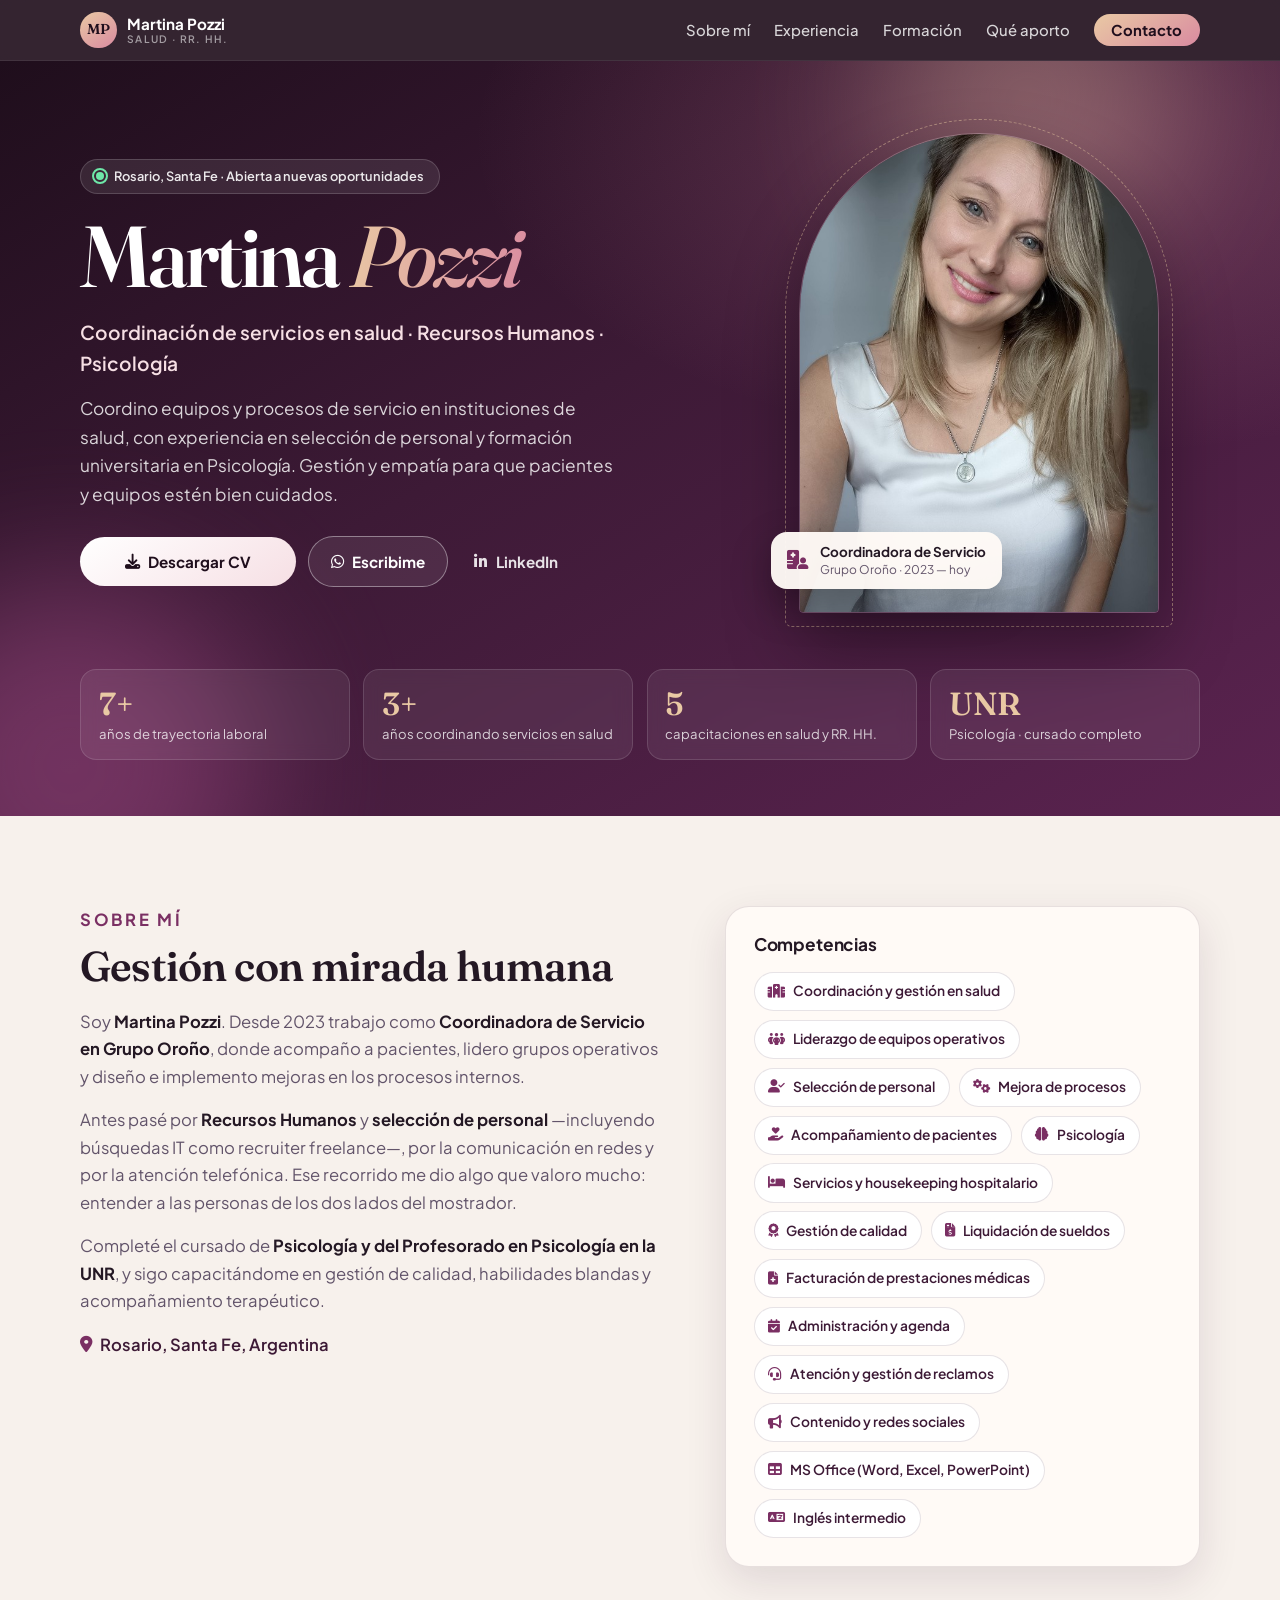
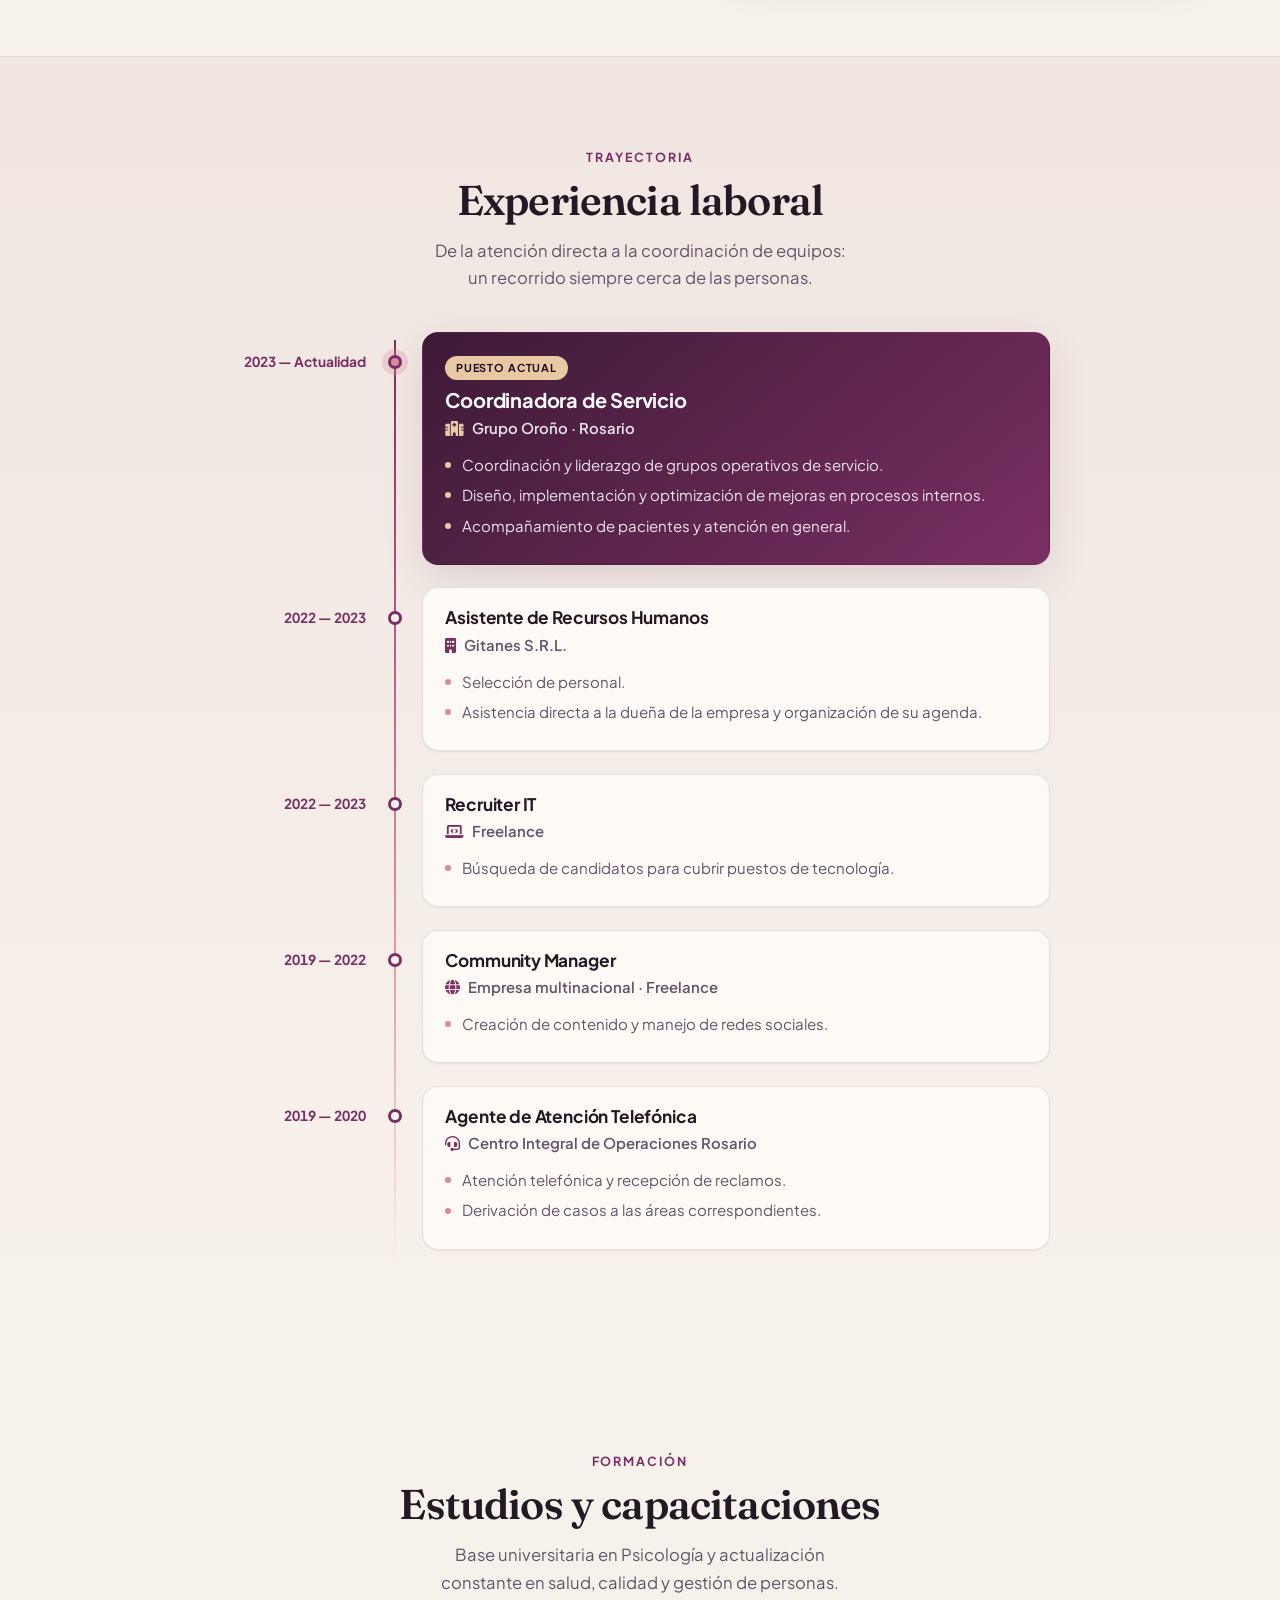
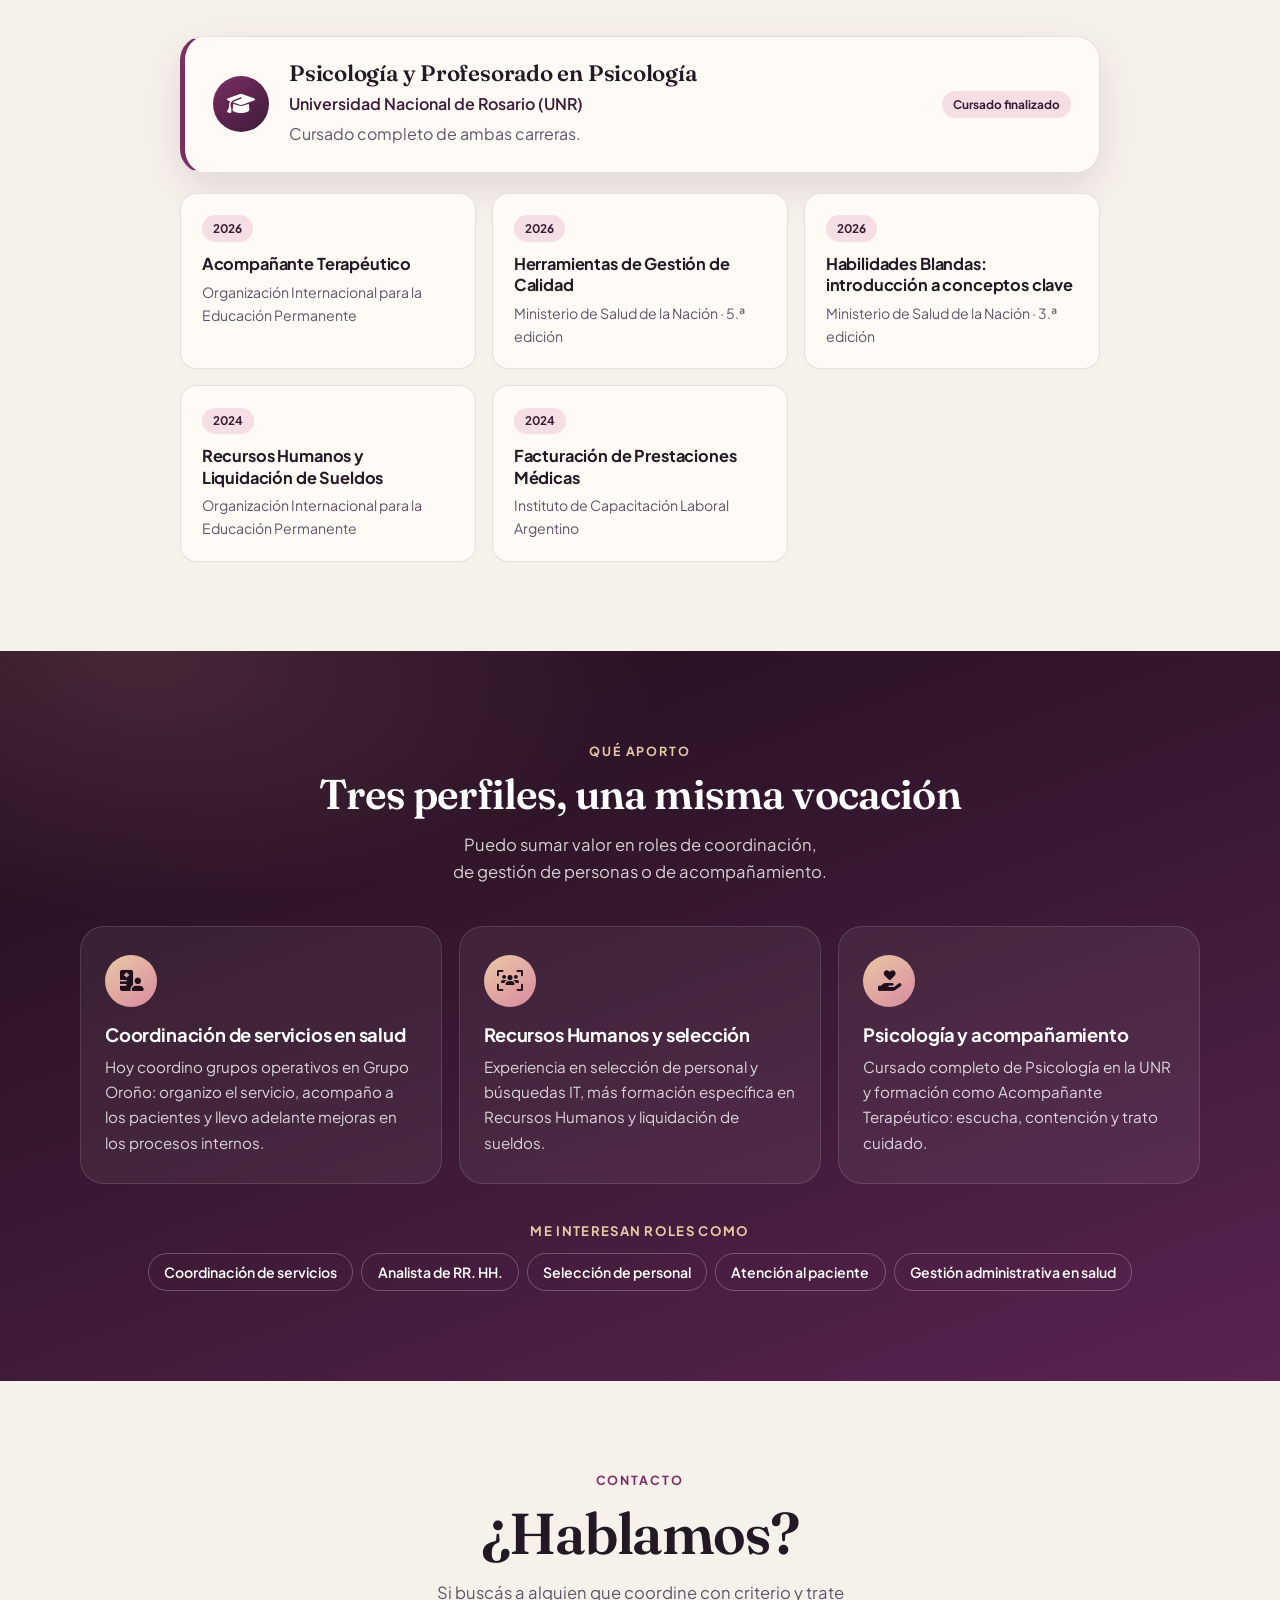
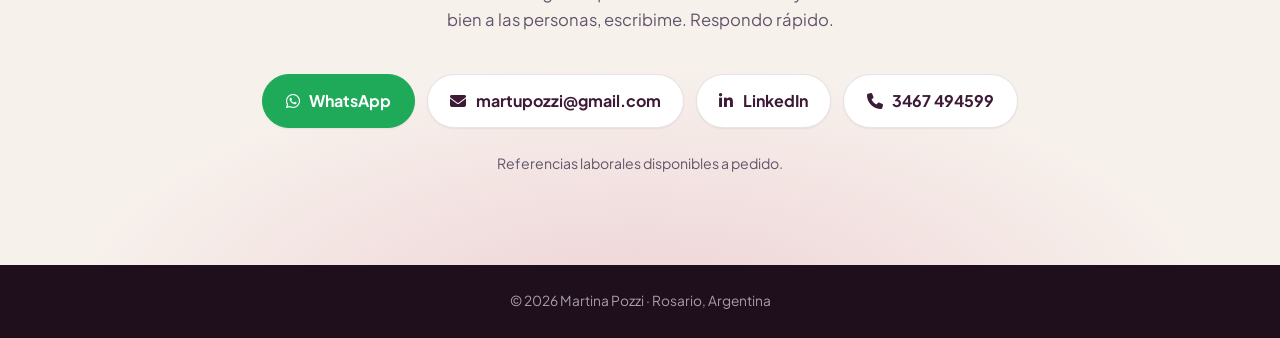
<file: index.html>
<!DOCTYPE html>
<html lang="es">
<head>
  <meta charset="UTF-8">
  <meta name="viewport" content="width=device-width, initial-scale=1.0">
  <title>Martina Pozzi — Coordinación de servicios en salud · Recursos Humanos</title>
  <meta name="description" content="Martina Pozzi — Coordinadora de servicios en salud en Rosario. Experiencia en Recursos Humanos, selección de personal y formación universitaria en Psicología (UNR).">
  <meta name="author" content="Martina Pozzi">
  <link rel="canonical" href="https://martinapozzi.com/">
  <meta name="theme-color" content="#3d1a36">

  <meta property="og:type" content="profile">
  <meta property="og:locale" content="es_AR">
  <meta property="og:url" content="https://martinapozzi.com/">
  <meta property="og:title" content="Martina Pozzi — Coordinación de servicios en salud · Recursos Humanos">
  <meta property="og:description" content="Coordino equipos y procesos de servicio en instituciones de salud. Experiencia en RR. HH., selección de personal y formación en Psicología.">
  <meta property="og:image" content="https://martinapozzi.com/assets/og.jpg">
  <meta property="og:image:width" content="1200">
  <meta property="og:image:height" content="630">
  <meta name="twitter:card" content="summary_large_image">

  <link rel="icon" href="assets/favicon.svg" type="image/svg+xml">
  <link rel="apple-touch-icon" href="assets/favicon.svg">
  <link rel="preconnect" href="https://fonts.googleapis.com">
  <link rel="preconnect" href="https://fonts.gstatic.com" crossorigin>
  <link href="https://fonts.googleapis.com/css2?family=Fraunces:ital,opsz,wght@0,9..144,500;0,9..144,600;1,9..144,500&family=Plus+Jakarta+Sans:wght@400;500;600;700&display=swap" rel="stylesheet">
  <link href="https://cdnjs.cloudflare.com/ajax/libs/font-awesome/6.5.2/css/all.min.css" rel="stylesheet">
  <link rel="stylesheet" href="styles.css">

  <script type="application/ld+json">
  {
    "@context": "https://schema.org",
    "@type": "Person",
    "name": "Martina Pozzi",
    "url": "https://martinapozzi.com/",
    "image": "https://martinapozzi.com/assets/profile.jpg",
    "jobTitle": "Coordinadora de Servicio",
    "worksFor": { "@type": "Organization", "name": "Grupo Oroño" },
    "alumniOf": { "@type": "CollegeOrUniversity", "name": "Universidad Nacional de Rosario" },
    "address": { "@type": "PostalAddress", "addressLocality": "Rosario", "addressRegion": "Santa Fe", "addressCountry": "AR" },
    "email": "mailto:martupozzi@gmail.com",
    "knowsAbout": ["Coordinación de servicios en salud", "Recursos Humanos", "Selección de personal", "Psicología", "Gestión de calidad", "Atención al paciente"],
    "sameAs": ["https://www.linkedin.com/in/martina-pozzi-3237601bb"]
  }
  </script>
</head>
<body>
  <a class="skip-link" href="#main">Saltar al contenido</a>

  <nav class="site-nav" id="site-nav" aria-label="Navegación principal">
    <div class="container nav-inner">
      <a href="#inicio" class="nav-brand" aria-label="Inicio — Martina Pozzi">
        <span class="nav-brand-mark" aria-hidden="true">MP</span>
        <span class="nav-brand-text">
          <span class="nav-brand-name">Martina Pozzi</span>
          <span class="nav-brand-role">Salud · RR. HH.</span>
        </span>
      </a>
      <button type="button" class="nav-toggle" id="nav-toggle" aria-expanded="false" aria-controls="nav-menu" aria-label="Abrir menú">
        <i class="fas fa-bars" aria-hidden="true"></i>
      </button>
      <ul id="nav-menu" class="nav-links">
        <li><a href="#about" class="nav-link">Sobre mí</a></li>
        <li><a href="#experience" class="nav-link">Experiencia</a></li>
        <li><a href="#education" class="nav-link">Formación</a></li>
        <li><a href="#value" class="nav-link">Qué aporto</a></li>
        <li><a href="#contact" class="nav-link nav-link--cta">Contacto</a></li>
      </ul>
    </div>
  </nav>

  <header id="inicio" class="hero">
    <div class="hero-blob hero-blob--a" aria-hidden="true"></div>
    <div class="hero-blob hero-blob--b" aria-hidden="true"></div>
    <div class="container hero-inner">
      <div class="hero-copy">
        <p class="hero-kicker"><span class="pulse-dot" aria-hidden="true"></span>Rosario, Santa Fe · Abierta a nuevas oportunidades</p>
        <h1 class="hero-title">Martina <em>Pozzi</em></h1>
        <p class="hero-role">Coordinación de servicios en salud · Recursos Humanos · Psicología</p>
        <p class="hero-tagline">Coordino equipos y procesos de servicio en instituciones de salud, con experiencia en selección de personal y formación universitaria en Psicología. Gestión y empatía para que pacientes y equipos estén bien cuidados.</p>
        <div class="cta-buttons">
          <a href="assets/cv-martina-pozzi.pdf" download class="btn btn-cv" id="download-cv">
            <span class="btn-cv-shimmer" aria-hidden="true"></span>
            <i class="fas fa-download" aria-hidden="true"></i>
            <span class="btn-cv-copy">
              <span class="btn-text">Descargar CV</span>
              <span class="btn-hover-text hidden">PDF · Listo para compartir</span>
            </span>
          </a>
          <a href="https://wa.me/5493467494599?text=Hola%20Martina%2C%20vi%20tu%20perfil%20en%20martinapozzi.com" class="btn btn-outline" target="_blank" rel="noopener noreferrer">
            <i class="fab fa-whatsapp" aria-hidden="true"></i> Escribime
          </a>
          <a href="https://www.linkedin.com/in/martina-pozzi-3237601bb" class="btn btn-ghost" target="_blank" rel="noopener noreferrer" aria-label="LinkedIn de Martina Pozzi">
            <i class="fab fa-linkedin-in" aria-hidden="true"></i> LinkedIn
          </a>
        </div>
        <p id="download-thanks" class="download-thanks hidden" role="status" aria-live="polite">¡Gracias por descargar mi CV!</p>
      </div>

      <div class="hero-photo">
        <div class="hero-photo-frame">
          <img src="assets/profile.jpg" alt="Retrato de Martina Pozzi" width="584" height="778" fetchpriority="high">
        </div>
        <div class="hero-photo-card" aria-hidden="true">
          <i class="fas fa-hospital-user"></i>
          <span><strong>Coordinadora de Servicio</strong>Grupo Oroño · 2023 — hoy</span>
        </div>
      </div>
    </div>

    <div class="container">
      <ul class="hero-stats" aria-label="Datos destacados">
        <li><strong><span data-count="7">7</span>+</strong><span>años de trayectoria laboral</span></li>
        <li><strong><span data-count="3">3</span>+</strong><span>años coordinando servicios en salud</span></li>
        <li><strong><span data-count="5">5</span></strong><span>capacitaciones en salud y RR. HH.</span></li>
        <li><strong>UNR</strong><span>Psicología · cursado completo</span></li>
      </ul>
    </div>
  </header>

  <main id="main">

    <section id="about">
      <div class="container about-grid">
        <div class="about-text reveal">
          <p class="eyebrow">Sobre mí</p>
          <h2>Gestión con mirada humana</h2>
          <p>Soy <strong>Martina Pozzi</strong>. Desde 2023 trabajo como <strong>Coordinadora de Servicio en Grupo Oroño</strong>, donde acompaño a pacientes, lidero grupos operativos y diseño e implemento mejoras en los procesos internos.</p>
          <p>Antes pasé por <strong>Recursos Humanos</strong> y <strong>selección de personal</strong> —incluyendo búsquedas IT como recruiter freelance—, por la comunicación en redes y por la atención telefónica. Ese recorrido me dio algo que valoro mucho: entender a las personas de los dos lados del mostrador.</p>
          <p>Completé el cursado de <strong>Psicología y del Profesorado en Psicología en la UNR</strong>, y sigo capacitándome en gestión de calidad, habilidades blandas y acompañamiento terapéutico.</p>
          <p class="about-location"><i class="fas fa-location-dot" aria-hidden="true"></i> Rosario, Santa Fe, Argentina</p>
        </div>

        <aside class="skills-panel reveal" aria-labelledby="skills-title">
          <h3 id="skills-title">Competencias</h3>
          <ul class="skill-chips">
            <li><i class="fas fa-hospital" aria-hidden="true"></i>Coordinación y gestión en salud</li>
            <li><i class="fas fa-people-group" aria-hidden="true"></i>Liderazgo de equipos operativos</li>
            <li><i class="fas fa-user-check" aria-hidden="true"></i>Selección de personal</li>
            <li><i class="fas fa-gears" aria-hidden="true"></i>Mejora de procesos</li>
            <li><i class="fas fa-hand-holding-heart" aria-hidden="true"></i>Acompañamiento de pacientes</li>
            <li><i class="fas fa-brain" aria-hidden="true"></i>Psicología</li>
            <li><i class="fas fa-bed" aria-hidden="true"></i>Servicios y housekeeping hospitalario</li>
            <li><i class="fas fa-award" aria-hidden="true"></i>Gestión de calidad</li>
            <li><i class="fas fa-file-invoice-dollar" aria-hidden="true"></i>Liquidación de sueldos</li>
            <li><i class="fas fa-file-medical" aria-hidden="true"></i>Facturación de prestaciones médicas</li>
            <li><i class="fas fa-calendar-check" aria-hidden="true"></i>Administración y agenda</li>
            <li><i class="fas fa-headset" aria-hidden="true"></i>Atención y gestión de reclamos</li>
            <li><i class="fas fa-bullhorn" aria-hidden="true"></i>Contenido y redes sociales</li>
            <li><i class="fas fa-table" aria-hidden="true"></i>MS Office (Word, Excel, PowerPoint)</li>
            <li><i class="fas fa-language" aria-hidden="true"></i>Inglés intermedio</li>
          </ul>
        </aside>
      </div>
    </section>

    <section id="experience">
      <div class="container">
        <p class="eyebrow eyebrow--center">Trayectoria</p>
        <h2 class="center">Experiencia laboral</h2>
        <p class="section-subtitle">De la atención directa a la coordinación de equipos: un recorrido siempre cerca de las personas.</p>

        <ol class="timeline">
          <li class="timeline-item timeline-item--current reveal">
            <div class="timeline-when">2023 — Actualidad</div>
            <article class="xp-card">
              <span class="xp-badge">Puesto actual</span>
              <h3>Coordinadora de Servicio</h3>
              <p class="xp-org"><i class="fas fa-hospital" aria-hidden="true"></i> Grupo Oroño · Rosario</p>
              <ul>
                <li>Coordinación y liderazgo de grupos operativos de servicio.</li>
                <li>Diseño, implementación y optimización de mejoras en procesos internos.</li>
                <li>Acompañamiento de pacientes y atención en general.</li>
              </ul>
            </article>
          </li>

          <li class="timeline-item reveal">
            <div class="timeline-when">2022 — 2023</div>
            <article class="xp-card">
              <h3>Asistente de Recursos Humanos</h3>
              <p class="xp-org"><i class="fas fa-building" aria-hidden="true"></i> Gitanes S.R.L.</p>
              <ul>
                <li>Selección de personal.</li>
                <li>Asistencia directa a la dueña de la empresa y organización de su agenda.</li>
              </ul>
            </article>
          </li>

          <li class="timeline-item reveal">
            <div class="timeline-when">2022 — 2023</div>
            <article class="xp-card">
              <h3>Recruiter IT</h3>
              <p class="xp-org"><i class="fas fa-laptop-code" aria-hidden="true"></i> Freelance</p>
              <ul>
                <li>Búsqueda de candidatos para cubrir puestos de tecnología.</li>
              </ul>
            </article>
          </li>

          <li class="timeline-item reveal">
            <div class="timeline-when">2019 — 2022</div>
            <article class="xp-card">
              <h3>Community Manager</h3>
              <p class="xp-org"><i class="fas fa-globe" aria-hidden="true"></i> Empresa multinacional · Freelance</p>
              <ul>
                <li>Creación de contenido y manejo de redes sociales.</li>
              </ul>
            </article>
          </li>

          <li class="timeline-item reveal">
            <div class="timeline-when">2019 — 2020</div>
            <article class="xp-card">
              <h3>Agente de Atención Telefónica</h3>
              <p class="xp-org"><i class="fas fa-headset" aria-hidden="true"></i> Centro Integral de Operaciones Rosario</p>
              <ul>
                <li>Atención telefónica y recepción de reclamos.</li>
                <li>Derivación de casos a las áreas correspondientes.</li>
              </ul>
            </article>
          </li>
        </ol>
      </div>
    </section>

    <section id="education">
      <div class="container">
        <p class="eyebrow eyebrow--center">Formación</p>
        <h2 class="center">Estudios y capacitaciones</h2>
        <p class="section-subtitle">Base universitaria en Psicología y actualización constante en salud, calidad y gestión de personas.</p>

        <article class="edu-feature reveal">
          <div class="edu-feature-icon" aria-hidden="true"><i class="fas fa-graduation-cap"></i></div>
          <div>
            <h3>Psicología y Profesorado en Psicología</h3>
            <p class="edu-org">Universidad Nacional de Rosario (UNR)</p>
            <p>Cursado completo de ambas carreras.</p>
          </div>
          <span class="edu-year">Cursado finalizado</span>
        </article>

        <div class="edu-grid">
          <article class="edu-card reveal">
            <span class="edu-year">2026</span>
            <h3>Acompañante Terapéutico</h3>
            <p>Organización Internacional para la Educación Permanente</p>
          </article>
          <article class="edu-card reveal">
            <span class="edu-year">2026</span>
            <h3>Herramientas de Gestión de Calidad</h3>
            <p>Ministerio de Salud de la Nación · 5.ª edición</p>
          </article>
          <article class="edu-card reveal">
            <span class="edu-year">2026</span>
            <h3>Habilidades Blandas: introducción a conceptos clave</h3>
            <p>Ministerio de Salud de la Nación · 3.ª edición</p>
          </article>
          <article class="edu-card reveal">
            <span class="edu-year">2024</span>
            <h3>Recursos Humanos y Liquidación de Sueldos</h3>
            <p>Organización Internacional para la Educación Permanente</p>
          </article>
          <article class="edu-card reveal">
            <span class="edu-year">2024</span>
            <h3>Facturación de Prestaciones Médicas</h3>
            <p>Instituto de Capacitación Laboral Argentino</p>
          </article>
        </div>
      </div>
    </section>

    <section id="value">
      <div class="container">
        <p class="eyebrow eyebrow--center eyebrow--light">Qué aporto</p>
        <h2 class="center">Tres perfiles, una misma vocación</h2>
        <p class="section-subtitle">Puedo sumar valor en roles de coordinación, de gestión de personas o de acompañamiento.</p>

        <div class="value-grid">
          <article class="value-card reveal">
            <div class="value-icon" aria-hidden="true"><i class="fas fa-hospital-user"></i></div>
            <h3>Coordinación de servicios en salud</h3>
            <p>Hoy coordino grupos operativos en Grupo Oroño: organizo el servicio, acompaño a los pacientes y llevo adelante mejoras en los procesos internos.</p>
          </article>
          <article class="value-card reveal">
            <div class="value-icon" aria-hidden="true"><i class="fas fa-users-viewfinder"></i></div>
            <h3>Recursos Humanos y selección</h3>
            <p>Experiencia en selección de personal y búsquedas IT, más formación específica en Recursos Humanos y liquidación de sueldos.</p>
          </article>
          <article class="value-card reveal">
            <div class="value-icon" aria-hidden="true"><i class="fas fa-hand-holding-heart"></i></div>
            <h3>Psicología y acompañamiento</h3>
            <p>Cursado completo de Psicología en la UNR y formación como Acompañante Terapéutico: escucha, contención y trato cuidado.</p>
          </article>
        </div>

        <div class="roles reveal">
          <span class="roles-label">Me interesan roles como</span>
          <ul>
            <li>Coordinación de servicios</li>
            <li>Analista de RR. HH.</li>
            <li>Selección de personal</li>
            <li>Atención al paciente</li>
            <li>Gestión administrativa en salud</li>
          </ul>
        </div>
      </div>
    </section>

    <section id="contact">
      <div class="container contact-panel reveal">
        <p class="eyebrow eyebrow--center">Contacto</p>
        <h2>¿Hablamos?</h2>
        <p class="section-subtitle">Si buscás a alguien que coordine con criterio y trate bien a las personas, escribime. Respondo rápido.</p>
        <ul class="contact-list">
          <li>
            <a href="https://wa.me/5493467494599?text=Hola%20Martina%2C%20vi%20tu%20perfil%20en%20martinapozzi.com" class="contact-chip contact-chip--whatsapp" target="_blank" rel="noopener noreferrer">
              <i class="fab fa-whatsapp" aria-hidden="true"></i><span>WhatsApp</span>
            </a>
          </li>
          <li>
            <a href="mailto:martupozzi@gmail.com" class="contact-chip">
              <i class="fas fa-envelope" aria-hidden="true"></i><span>martupozzi@gmail.com</span>
            </a>
          </li>
          <li>
            <a href="https://www.linkedin.com/in/martina-pozzi-3237601bb" class="contact-chip" target="_blank" rel="noopener noreferrer">
              <i class="fab fa-linkedin-in" aria-hidden="true"></i><span>LinkedIn</span>
            </a>
          </li>
          <li>
            <a href="tel:+5493467494599" class="contact-chip">
              <i class="fas fa-phone" aria-hidden="true"></i><span>3467 494599</span>
            </a>
          </li>
        </ul>
        <p class="contact-note">Referencias laborales disponibles a pedido.</p>
      </div>
    </section>

  </main>

  <footer class="site-footer">
    <div class="container">
      <p>&copy; 2026 Martina Pozzi · Rosario, Argentina</p>
    </div>
  </footer>

  <a href="https://wa.me/5493467494599?text=Hola%20Martina%2C%20vi%20tu%20perfil%20en%20martinapozzi.com" class="wa-float" target="_blank" rel="noopener noreferrer" aria-label="Escribir por WhatsApp">
    <i class="fab fa-whatsapp" aria-hidden="true"></i>
  </a>

  <div id="cv-celebration-root" class="cv-celebration-root" aria-hidden="true"></div>
  <script src="script.js"></script>
</body>
</html>
</file>
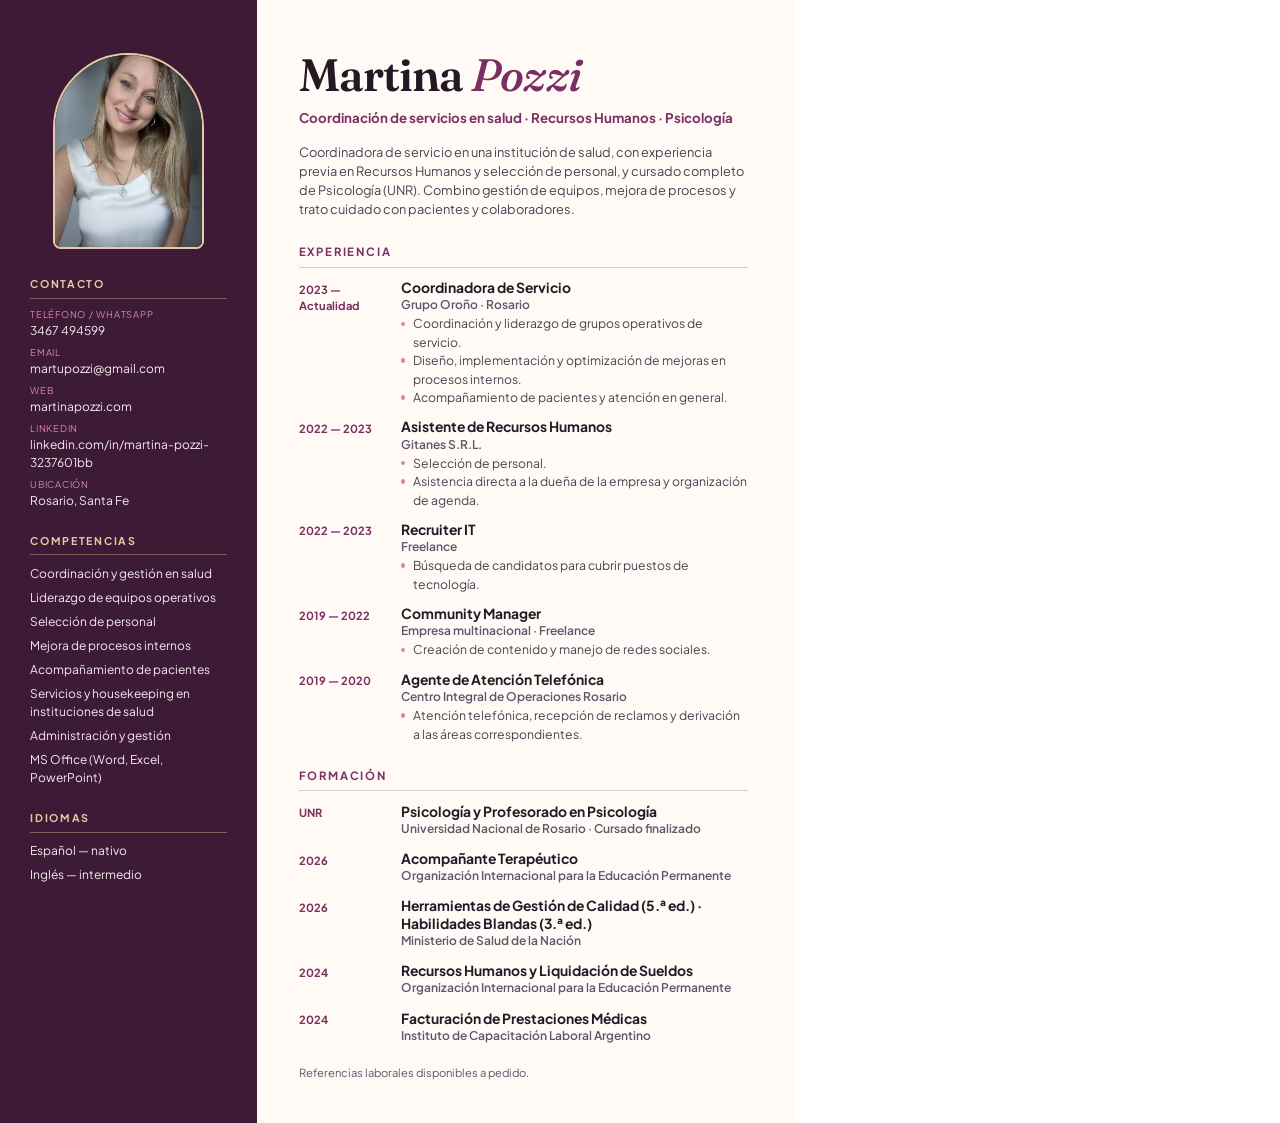
<file: _src/cv.html>
<!DOCTYPE html>
<html lang="es">
<head>
<meta charset="UTF-8">
<title>CV — Martina Pozzi</title>
<!-- Fuente del PDF descargable. Regenerar con:
     msedge --headless --no-pdf-header-footer --print-to-pdf=assets/cv-martina-pozzi.pdf _src/cv.html -->
<link href="https://fonts.googleapis.com/css2?family=Fraunces:ital,opsz,wght@0,9..144,600;1,9..144,500&family=Plus+Jakarta+Sans:wght@400;500;600;700&display=swap" rel="stylesheet">
<style>
  @page { size: A4; margin: 0; }
  * { box-sizing: border-box; }
  html, body { margin: 0; }
  body {
    width: 210mm; height: 297mm;
    font-family: "Plus Jakarta Sans", "Segoe UI", sans-serif;
    font-size: 9.6pt; line-height: 1.5; color: #241824;
    display: grid; grid-template-columns: 68mm 1fr;
    -webkit-print-color-adjust: exact; print-color-adjust: exact;
  }
  h1, h2, h3, p, ul { margin: 0; padding: 0; }
  ul { list-style: none; }

  aside { background: #3d1a36; color: #f6e9ee; padding: 14mm 8mm 10mm; }
  .photo { width: 40mm; height: 52mm; margin: 0 auto 7mm; border-radius: 40mm 40mm 4mm 4mm; overflow: hidden; border: 0.6mm solid #e9c9a4; }
  .photo img { width: 100%; height: 100%; object-fit: cover; object-position: 50% 18%; display: block; }
  aside h2 { font-size: 8pt; letter-spacing: 0.16em; text-transform: uppercase; color: #e9c9a4; margin: 6mm 0 2.5mm; padding-bottom: 1.5mm; border-bottom: 0.3mm solid rgba(233,201,164,0.4); }
  aside li { margin-bottom: 1.6mm; font-size: 9pt; }
  aside .contact li { word-break: break-word; }
  aside .label { display: block; font-size: 7pt; letter-spacing: 0.08em; text-transform: uppercase; color: #d98aa0; }

  main { padding: 14mm 12mm 10mm 11mm; background: #fffaf6; }
  h1 { font-family: "Fraunces", Georgia, serif; font-weight: 600; font-size: 34pt; line-height: 1; letter-spacing: -0.02em; }
  h1 em { font-weight: 500; color: #7a2f63; }
  .role { margin-top: 2.5mm; font-weight: 700; font-size: 10pt; color: #7a2f63; }
  .summary { margin-top: 4mm; color: #4d3f52; }
  main h2 { font-size: 8.5pt; letter-spacing: 0.16em; text-transform: uppercase; color: #7a2f63; margin: 6.5mm 0 3mm; padding-bottom: 1.5mm; border-bottom: 0.3mm solid rgba(122,47,99,0.25); }
  .item { display: grid; grid-template-columns: 24mm 1fr; gap: 3mm; margin-bottom: 3.2mm; break-inside: avoid; }
  .when { font-size: 8.4pt; font-weight: 700; color: #7a2f63; padding-top: 0.4mm; }
  .item h3 { font-size: 10.4pt; line-height: 1.25; }
  .org { font-weight: 600; color: #62546a; font-size: 9pt; }
  .item li { position: relative; padding-left: 3.2mm; color: #4d3f52; font-size: 9.2pt; }
  .item li::before { content: ""; position: absolute; left: 0; top: 1.9mm; width: 1.2mm; height: 1.2mm; border-radius: 50%; background: #d98aa0; }
  .foot { margin-top: 5mm; font-size: 8.4pt; color: #62546a; }
</style>
</head>
<body>
  <aside>
    <div class="photo"><img src="../assets/profile.jpg" alt=""></div>

    <h2>Contacto</h2>
    <ul class="contact">
      <li><span class="label">Teléfono / WhatsApp</span>3467 494599</li>
      <li><span class="label">Email</span>martupozzi@gmail.com</li>
      <li><span class="label">Web</span>martinapozzi.com</li>
      <li><span class="label">LinkedIn</span>linkedin.com/in/martina-pozzi-3237601bb</li>
      <li><span class="label">Ubicación</span>Rosario, Santa Fe</li>
    </ul>

    <h2>Competencias</h2>
    <ul>
      <li>Coordinación y gestión en salud</li>
      <li>Liderazgo de equipos operativos</li>
      <li>Selección de personal</li>
      <li>Mejora de procesos internos</li>
      <li>Acompañamiento de pacientes</li>
      <li>Servicios y housekeeping en instituciones de salud</li>
      <li>Administración y gestión</li>
      <li>MS Office (Word, Excel, PowerPoint)</li>
    </ul>

    <h2>Idiomas</h2>
    <ul>
      <li>Español — nativo</li>
      <li>Inglés — intermedio</li>
    </ul>
  </aside>

  <main>
    <h1>Martina <em>Pozzi</em></h1>
    <p class="role">Coordinación de servicios en salud · Recursos Humanos · Psicología</p>
    <p class="summary">Coordinadora de servicio en una institución de salud, con experiencia previa en Recursos Humanos y selección de personal, y cursado completo de Psicología (UNR). Combino gestión de equipos, mejora de procesos y trato cuidado con pacientes y colaboradores.</p>

    <h2>Experiencia</h2>
    <div class="item">
      <div class="when">2023 — Actualidad</div>
      <div>
        <h3>Coordinadora de Servicio</h3>
        <p class="org">Grupo Oroño · Rosario</p>
        <ul>
          <li>Coordinación y liderazgo de grupos operativos de servicio.</li>
          <li>Diseño, implementación y optimización de mejoras en procesos internos.</li>
          <li>Acompañamiento de pacientes y atención en general.</li>
        </ul>
      </div>
    </div>
    <div class="item">
      <div class="when">2022 — 2023</div>
      <div>
        <h3>Asistente de Recursos Humanos</h3>
        <p class="org">Gitanes S.R.L.</p>
        <ul>
          <li>Selección de personal.</li>
          <li>Asistencia directa a la dueña de la empresa y organización de agenda.</li>
        </ul>
      </div>
    </div>
    <div class="item">
      <div class="when">2022 — 2023</div>
      <div>
        <h3>Recruiter IT</h3>
        <p class="org">Freelance</p>
        <ul><li>Búsqueda de candidatos para cubrir puestos de tecnología.</li></ul>
      </div>
    </div>
    <div class="item">
      <div class="when">2019 — 2022</div>
      <div>
        <h3>Community Manager</h3>
        <p class="org">Empresa multinacional · Freelance</p>
        <ul><li>Creación de contenido y manejo de redes sociales.</li></ul>
      </div>
    </div>
    <div class="item">
      <div class="when">2019 — 2020</div>
      <div>
        <h3>Agente de Atención Telefónica</h3>
        <p class="org">Centro Integral de Operaciones Rosario</p>
        <ul><li>Atención telefónica, recepción de reclamos y derivación a las áreas correspondientes.</li></ul>
      </div>
    </div>

    <h2>Formación</h2>
    <div class="item">
      <div class="when">UNR</div>
      <div>
        <h3>Psicología y Profesorado en Psicología</h3>
        <p class="org">Universidad Nacional de Rosario · Cursado finalizado</p>
      </div>
    </div>
    <div class="item">
      <div class="when">2026</div>
      <div>
        <h3>Acompañante Terapéutico</h3>
        <p class="org">Organización Internacional para la Educación Permanente</p>
      </div>
    </div>
    <div class="item">
      <div class="when">2026</div>
      <div>
        <h3>Herramientas de Gestión de Calidad (5.ª ed.) · Habilidades Blandas (3.ª ed.)</h3>
        <p class="org">Ministerio de Salud de la Nación</p>
      </div>
    </div>
    <div class="item">
      <div class="when">2024</div>
      <div>
        <h3>Recursos Humanos y Liquidación de Sueldos</h3>
        <p class="org">Organización Internacional para la Educación Permanente</p>
      </div>
    </div>
    <div class="item">
      <div class="when">2024</div>
      <div>
        <h3>Facturación de Prestaciones Médicas</h3>
        <p class="org">Instituto de Capacitación Laboral Argentino</p>
      </div>
    </div>

    <p class="foot">Referencias laborales disponibles a pedido.</p>
  </main>
</body>
</html>
</file>
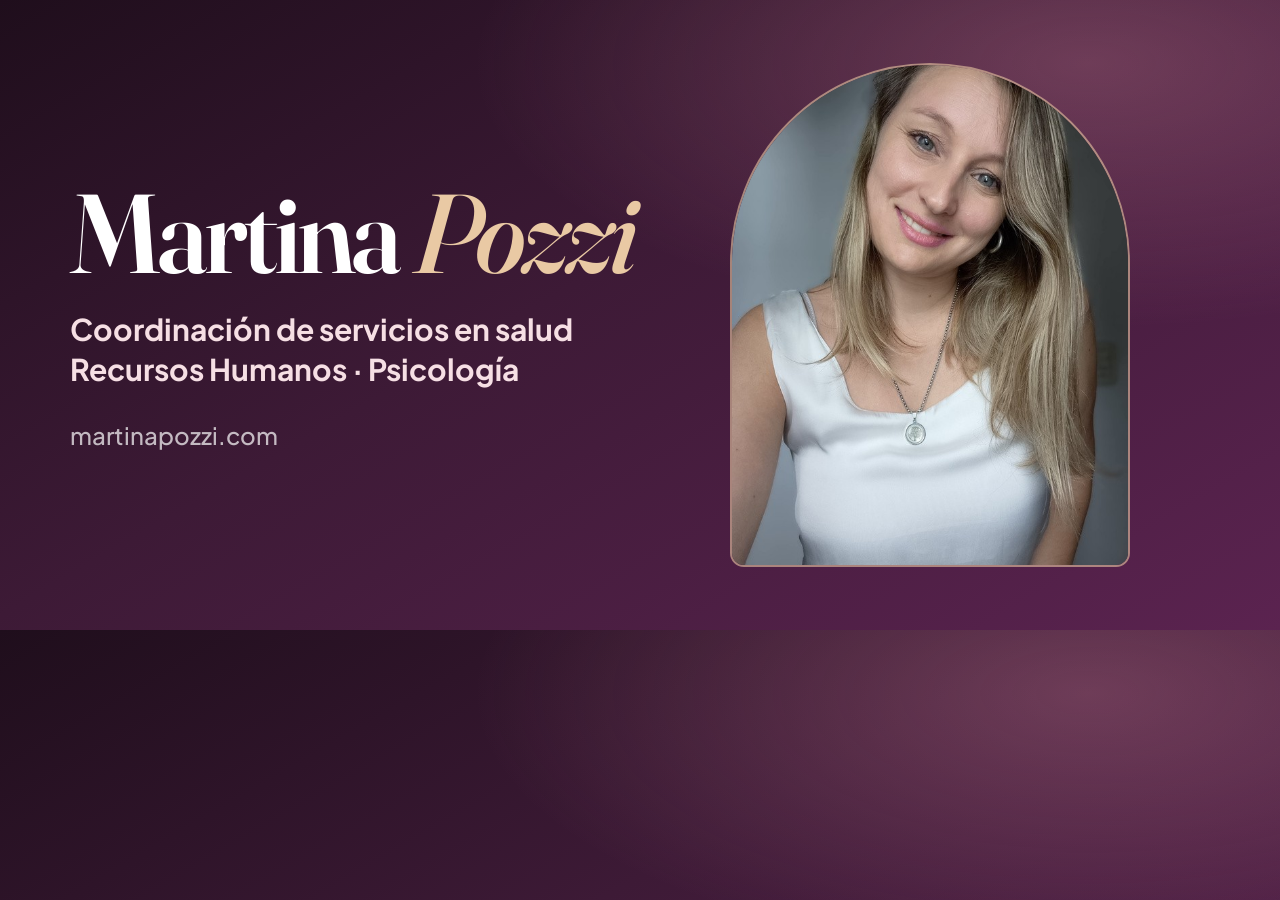
<file: _src/og.html>
<!DOCTYPE html>
<html lang="es">
<head>
<meta charset="UTF-8">
<title>OG image — Martina Pozzi</title>
<!-- Fuente de assets/og.jpg (1200x630). Regenerar con:
     msedge --headless --window-size=1200,630 --screenshot=og.png _src/og.html -->
<link href="https://fonts.googleapis.com/css2?family=Fraunces:ital,opsz,wght@0,9..144,600;1,9..144,500&family=Plus+Jakarta+Sans:wght@500;700&display=swap" rel="stylesheet">
<style>
  html, body { margin: 0; }
  body {
    width: 1200px; height: 630px; overflow: hidden;
    display: grid; grid-template-columns: 1fr 400px; align-items: center;
    padding: 0 70px; box-sizing: border-box; gap: 50px;
    font-family: "Plus Jakarta Sans", "Segoe UI", sans-serif; color: #fff;
    background: radial-gradient(ellipse 80% 70% at 85% 10%, rgba(217,138,160,.3), transparent 60%), linear-gradient(150deg, #1f0e1c, #3d1a36 45%, #5b2350);
  }
  h1 { margin: 0 0 22px; font-family: "Fraunces", Georgia, serif; font-weight: 600; font-size: 112px; line-height: .95; letter-spacing: -0.035em; }
  h1 em { font-weight: 500; color: #e9c9a4; }
  p { margin: 0; font-size: 30px; font-weight: 700; line-height: 1.35; color: #f6dfe4; }
  small { display: block; margin-top: 30px; font-size: 24px; font-weight: 500; color: rgba(255,255,255,.7); }
  .photo { height: 500px; border-radius: 400px 400px 28px 28px; overflow: hidden; border: 2px solid rgba(233,201,164,.6); }
  .photo img { width: 100%; height: 100%; object-fit: cover; object-position: 50% 18%; display: block; }
</style>
</head>
<body>
  <div>
    <h1>Martina <em>Pozzi</em></h1>
    <p>Coordinación de servicios en salud<br>Recursos Humanos · Psicología</p>
    <small>martinapozzi.com</small>
  </div>
  <div class="photo"><img src="../assets/profile.jpg" alt=""></div>
</body>
</html>
</file>
<file: styles.css>
/* -----------------------------------------------------------------------------
   Martina Pozzi — perfil profesional · salud, RR. HH., psicología
   ----------------------------------------------------------------------------- */

:root {
  --bg: #f7f1ec;
  --surface: #fffaf6;
  --ink: #241824;
  --muted: #62546a;
  --plum: #7a2f63;
  --plum-dark: #3d1a36;
  --plum-deep: #1f0e1c;
  --rose: #d98aa0;
  --rose-soft: #f6dfe4;
  --sand: #e9c9a4;
  --line: rgba(61, 26, 54, 0.12);
  --radius-sm: 10px;
  --radius-md: 16px;
  --radius-lg: 24px;
  --shadow-sm: 0 1px 2px rgba(36, 24, 36, 0.06);
  --shadow-md: 0 14px 40px rgba(61, 26, 54, 0.12);
  --glow: 0 0 0 1px rgba(217, 138, 160, 0.35), 0 14px 40px rgba(122, 47, 99, 0.22);
  --font-sans: "Plus Jakarta Sans", system-ui, -apple-system, "Segoe UI", sans-serif;
  --font-display: "Fraunces", Georgia, "Times New Roman", serif;
  --space-section: clamp(3.5rem, 7vw, 6rem);
  --ease: cubic-bezier(0.22, 1, 0.36, 1);
}

*, *::before, *::after { box-sizing: border-box; }

html { scroll-behavior: smooth; }

body {
  margin: 0;
  font-family: var(--font-sans);
  font-size: 1rem;
  line-height: 1.65;
  color: var(--ink);
  background: var(--bg);
  -webkit-font-smoothing: antialiased;
  overflow-x: hidden;
}

h1, h2, h3 { margin: 0; line-height: 1.15; }

h2 {
  font-family: var(--font-display);
  font-weight: 600;
  font-size: clamp(1.8rem, 3.6vw, 2.6rem);
  letter-spacing: -0.02em;
  margin-bottom: 1.1rem;
  text-wrap: balance;
}

h3 { font-size: 1.08rem; font-weight: 700; letter-spacing: -0.01em; }

p { margin: 0 0 1rem; color: var(--muted); }
p:last-child { margin-bottom: 0; }

ul, ol { list-style: none; margin: 0; padding: 0; }

.container { width: min(92%, 1120px); margin: 0 auto; }
.center { text-align: center; }
.hidden { display: none !important; }

.skip-link {
  position: absolute;
  left: -999px;
  top: 0.5rem;
  z-index: 2000;
  padding: 0.6rem 1rem;
  background: #fff;
  color: var(--plum-dark);
  border-radius: var(--radius-sm);
}
.skip-link:focus { left: 0.5rem; }

a:focus-visible, button:focus-visible {
  outline: 2px solid var(--rose);
  outline-offset: 3px;
}

section { padding: var(--space-section) 0; scroll-margin-top: 4.5rem; }

.eyebrow {
  margin: 0 0 0.6rem;
  font-size: 0.78rem;
  font-weight: 700;
  letter-spacing: 0.16em;
  text-transform: uppercase;
  color: var(--plum);
}
.eyebrow--center { text-align: center; }
.eyebrow--light { color: var(--sand); }

.section-subtitle {
  text-align: center;
  max-width: 38rem;
  margin: -0.35rem auto 2.5rem;
  font-size: 1.04rem;
  text-wrap: balance;
}

/* Reveal */
@media (prefers-reduced-motion: no-preference) {
  .js .reveal {
    opacity: 0;
    transform: translateY(24px);
    transition: opacity 0.7s var(--ease), transform 0.7s var(--ease);
    transition-delay: var(--reveal-delay, 0s);
  }
  .js .reveal.is-visible { opacity: 1; transform: none; }
}

/* Nav --------------------------------------------------------------------- */
.site-nav {
  position: sticky;
  top: 0;
  z-index: 1000;
  background: rgba(31, 14, 28, 0.9);
  backdrop-filter: blur(16px) saturate(1.2);
  -webkit-backdrop-filter: blur(16px) saturate(1.2);
  border-bottom: 1px solid rgba(255, 255, 255, 0.07);
  transition: box-shadow 0.3s var(--ease);
}
.site-nav.is-scrolled { box-shadow: 0 12px 40px rgba(0, 0, 0, 0.3); }

.nav-inner {
  position: relative;
  display: flex;
  align-items: center;
  justify-content: space-between;
  gap: 1rem;
  min-height: 3.75rem;
}

.nav-brand {
  display: inline-flex;
  align-items: center;
  gap: 0.65rem;
  color: #fff;
  text-decoration: none;
}

.nav-brand-mark {
  display: inline-grid;
  place-items: center;
  width: 2.3rem;
  height: 2.3rem;
  border-radius: 50%;
  font-family: var(--font-display);
  font-size: 0.9rem;
  font-weight: 600;
  color: var(--plum-deep);
  background: linear-gradient(145deg, var(--sand), var(--rose));
  transition: transform 0.4s var(--ease);
}
.nav-brand:hover .nav-brand-mark { transform: rotate(-8deg) scale(1.06); }

.nav-brand-text { display: flex; flex-direction: column; line-height: 1.15; }
.nav-brand-name { font-weight: 700; font-size: 0.95rem; }
.nav-brand-role {
  font-size: 0.64rem;
  font-weight: 600;
  letter-spacing: 0.12em;
  text-transform: uppercase;
  color: rgba(255, 255, 255, 0.55);
}

.nav-toggle {
  display: none;
  width: 2.75rem;
  height: 2.75rem;
  border: 1px solid rgba(255, 255, 255, 0.2);
  border-radius: var(--radius-sm);
  background: rgba(255, 255, 255, 0.06);
  color: #fff;
  font-size: 1.1rem;
  cursor: pointer;
}

.nav-links { display: flex; align-items: center; gap: 1.5rem; }

.nav-links a {
  position: relative;
  color: rgba(255, 255, 255, 0.82);
  text-decoration: none;
  font-weight: 500;
  font-size: 0.93rem;
  padding: 0.35rem 0;
  transition: color 0.2s;
}
.nav-links a::after {
  content: "";
  position: absolute;
  left: 0;
  right: 0;
  bottom: -2px;
  height: 2px;
  border-radius: 2px;
  background: var(--rose);
  transform: scaleX(0);
  transform-origin: left;
  transition: transform 0.3s var(--ease);
}
.nav-links a:hover, .nav-links a.active { color: #fff; }
.nav-links a:hover::after, .nav-links a.active::after { transform: scaleX(1); }

.nav-links a.nav-link--cta {
  padding: 0.45rem 1.1rem;
  border-radius: 999px;
  color: var(--plum-deep);
  font-weight: 700;
  background: linear-gradient(145deg, var(--sand), var(--rose));
}
.nav-links a.nav-link--cta::after { display: none; }
.nav-links a.nav-link--cta:hover { color: var(--plum-deep); filter: brightness(1.06); }

@media (max-width: 860px) {
  .nav-toggle { display: inline-flex; align-items: center; justify-content: center; }
  .nav-links {
    position: absolute;
    top: 100%;
    left: -4.5%;
    right: -4.5%;
    flex-direction: column;
    align-items: stretch;
    gap: 0;
    padding: 0.5rem 0 1rem;
    background: var(--plum-deep);
    opacity: 0;
    visibility: hidden;
    transform: translateY(-6px);
    transition: opacity 0.2s, transform 0.2s, visibility 0.2s;
  }
  .site-nav.nav-open .nav-links { opacity: 1; visibility: visible; transform: none; }
  .nav-links a { display: block; padding: 0.85rem 1.5rem; }
  .nav-links a::after { display: none; }
  .nav-links a.nav-link--cta { margin: 0.5rem 1.5rem 0; text-align: center; }
}

/* Hero -------------------------------------------------------------------- */
.hero {
  position: relative;
  overflow: hidden;
  color: #fff;
  padding: clamp(2.5rem, 6vw, 4.5rem) 0 clamp(2.5rem, 5vw, 3.5rem);
  background:
    radial-gradient(ellipse 80% 70% at 85% 10%, rgba(217, 138, 160, 0.28), transparent 60%),
    linear-gradient(150deg, var(--plum-deep) 0%, var(--plum-dark) 45%, #5b2350 100%);
}

.hero-blob {
  position: absolute;
  border-radius: 50%;
  filter: blur(70px);
  opacity: 0.5;
  pointer-events: none;
}
.hero-blob--a {
  width: 380px; height: 380px;
  left: -120px; bottom: -140px;
  background: #a24b86;
  animation: drift 16s ease-in-out infinite alternate;
}
.hero-blob--b {
  width: 300px; height: 300px;
  right: 8%; top: -110px;
  background: var(--sand);
  opacity: 0.28;
  animation: drift 20s ease-in-out infinite alternate-reverse;
}
@keyframes drift {
  to { transform: translate3d(50px, -36px, 0) scale(1.12); }
}

.hero-inner {
  position: relative;
  z-index: 1;
  display: grid;
  grid-template-columns: 1.25fr 0.9fr;
  gap: clamp(2rem, 5vw, 4rem);
  align-items: center;
}

.hero-kicker {
  display: inline-flex;
  align-items: center;
  gap: 0.6rem;
  margin-bottom: 1.25rem;
  padding: 0.4rem 0.95rem;
  border-radius: 999px;
  font-size: 0.8rem;
  font-weight: 600;
  color: rgba(255, 255, 255, 0.9);
  background: rgba(255, 255, 255, 0.09);
  border: 1px solid rgba(255, 255, 255, 0.16);
}

.pulse-dot {
  position: relative;
  flex: none;
  width: 8px;
  height: 8px;
  border-radius: 50%;
  background: #6ee7a8;
}
.pulse-dot::after {
  content: "";
  position: absolute;
  inset: -4px;
  border-radius: 50%;
  border: 2px solid #6ee7a8;
  animation: pulse 2s ease-out infinite;
}
@keyframes pulse {
  from { transform: scale(0.6); opacity: 0.9; }
  to { transform: scale(1.7); opacity: 0; }
}

.hero-title {
  font-family: var(--font-display);
  font-weight: 600;
  font-size: clamp(3rem, 8vw, 5.4rem);
  letter-spacing: -0.035em;
  line-height: 0.98;
  margin-bottom: 1.1rem;
}
.hero-title em {
  font-style: italic;
  font-weight: 500;
  background: linear-gradient(100deg, var(--sand), var(--rose));
  -webkit-background-clip: text;
  background-clip: text;
  color: transparent;
  padding-right: 0.08em;
}

.hero-role {
  font-size: clamp(1rem, 2vw, 1.2rem);
  font-weight: 600;
  color: var(--rose-soft);
  margin-bottom: 0.9rem;
}

.hero-tagline {
  max-width: 34rem;
  font-size: clamp(0.98rem, 1.6vw, 1.08rem);
  color: rgba(255, 255, 255, 0.82);
  margin-bottom: 1.75rem;
}

.cta-buttons { display: flex; flex-wrap: wrap; align-items: center; gap: 0.75rem; }

.btn {
  position: relative;
  display: inline-flex;
  align-items: center;
  justify-content: center;
  gap: 0.55rem;
  min-height: 3rem;
  padding: 0.75rem 1.35rem;
  border-radius: 999px;
  font-weight: 700;
  font-size: 0.95rem;
  text-decoration: none;
  transition: transform 0.25s var(--ease), box-shadow 0.25s, background 0.25s;
}
.btn:hover { transform: translateY(-3px); }

.btn-cv {
  overflow: hidden;
  min-width: 13.5rem;
  color: var(--plum-deep);
  background: linear-gradient(145deg, #fff, var(--rose-soft));
}
.btn-cv:hover { box-shadow: var(--glow); }
.btn-cv-copy { display: inline-flex; }

.btn-cv-shimmer {
  position: absolute;
  inset: 0;
  background: linear-gradient(110deg, transparent 30%, rgba(255, 255, 255, 0.85) 50%, transparent 70%);
  transform: translateX(-120%);
  animation: shimmer 3.6s ease-in-out infinite;
  pointer-events: none;
}
@keyframes shimmer {
  0%, 55% { transform: translateX(-120%); }
  100% { transform: translateX(120%); }
}
.btn-cv > :not(.btn-cv-shimmer) { position: relative; }

.btn-outline {
  color: #fff;
  border: 1px solid rgba(255, 255, 255, 0.4);
  background: rgba(255, 255, 255, 0.08);
}
.btn-outline:hover { background: #25d366; border-color: #25d366; }

.btn-ghost { color: rgba(255, 255, 255, 0.88); padding-inline: 0.9rem; }
.btn-ghost:hover { color: #fff; background: rgba(255, 255, 255, 0.1); }

.download-thanks { margin-top: 0.9rem; font-size: 0.92rem; color: var(--rose-soft); }

/* Hero photo */
.hero-photo { position: relative; justify-self: center; width: min(100%, 360px); }

.hero-photo-frame {
  position: relative;
  aspect-ratio: 3 / 4;
  border-radius: 999px 999px var(--radius-lg) var(--radius-lg);
  overflow: hidden;
  border: 1px solid rgba(255, 255, 255, 0.22);
  box-shadow: 0 30px 70px rgba(0, 0, 0, 0.4);
}
.hero-photo::before {
  content: "";
  position: absolute;
  inset: -14px;
  border-radius: 999px 999px 34px 34px;
  border: 1px dashed rgba(233, 201, 164, 0.5);
  animation: spin-breathe 7s ease-in-out infinite alternate;
}
@keyframes spin-breathe {
  to { inset: -22px; opacity: 0.45; }
}
.hero-photo-frame img {
  display: block;
  width: 100%;
  height: 100%;
  object-fit: cover;
  object-position: 50% 18%;
  transition: transform 0.9s var(--ease);
}
.hero-photo:hover .hero-photo-frame img { transform: scale(1.04); }

.hero-photo-card {
  position: absolute;
  left: -1.75rem;
  bottom: 1.5rem;
  display: flex;
  align-items: center;
  gap: 0.7rem;
  padding: 0.7rem 1rem;
  border-radius: var(--radius-md);
  background: rgba(255, 250, 246, 0.96);
  color: var(--muted);
  font-size: 0.75rem;
  line-height: 1.35;
  box-shadow: 0 16px 40px rgba(0, 0, 0, 0.28);
  animation: floaty 5s ease-in-out infinite alternate;
}
.hero-photo-card i { font-size: 1.2rem; color: var(--plum); }
.hero-photo-card strong { display: block; font-size: 0.84rem; color: var(--ink); }
@keyframes floaty { to { transform: translateY(-8px); } }

/* Stats */
.hero-stats {
  position: relative;
  z-index: 1;
  display: grid;
  grid-template-columns: repeat(4, 1fr);
  gap: 0.85rem;
  margin-top: clamp(2.25rem, 5vw, 3.5rem);
}
.hero-stats li {
  padding: 1rem 1.1rem;
  border-radius: var(--radius-md);
  background: rgba(255, 255, 255, 0.07);
  border: 1px solid rgba(255, 255, 255, 0.13);
  backdrop-filter: blur(8px);
  transition: transform 0.3s var(--ease), background 0.3s;
}
.hero-stats li:hover { transform: translateY(-4px); background: rgba(255, 255, 255, 0.12); }
.hero-stats strong {
  display: block;
  font-family: var(--font-display);
  font-size: 2rem;
  font-weight: 600;
  line-height: 1.1;
  color: var(--sand);
  font-variant-numeric: tabular-nums;
}
.hero-stats li > span { font-size: 0.82rem; color: rgba(255, 255, 255, 0.78); line-height: 1.35; display: block; margin-top: 0.25rem; }

@media (max-width: 860px) {
  .hero-inner { grid-template-columns: 1fr; }
  .hero-photo { order: -1; width: min(62%, 250px); }
  .hero-photo-card { display: none; }
  .hero-copy { text-align: center; }
  .hero-tagline { margin-inline: auto; }
  .cta-buttons { justify-content: center; }
  .hero-stats { grid-template-columns: repeat(2, 1fr); }
}

/* About ------------------------------------------------------------------- */
#about { background: var(--bg); }

.about-grid {
  display: grid;
  grid-template-columns: 1.1fr 0.9fr;
  gap: clamp(2rem, 5vw, 4rem);
  align-items: start;
}
.about-text p { font-size: 1.04rem; }
.about-text strong { color: var(--ink); }
.about-location {
  display: flex;
  align-items: center;
  gap: 0.5rem;
  font-weight: 600;
  color: var(--plum-dark);
}
.about-location i { color: var(--plum); }

.skills-panel {
  padding: 1.75rem;
  border-radius: var(--radius-lg);
  background: var(--surface);
  border: 1px solid var(--line);
  box-shadow: var(--shadow-md);
}
.skills-panel h3 { margin-bottom: 1.1rem; }

.skill-chips { display: flex; flex-wrap: wrap; gap: 0.55rem; }
.skill-chips li {
  display: inline-flex;
  align-items: center;
  gap: 0.5rem;
  padding: 0.45rem 0.85rem;
  border-radius: 999px;
  font-size: 0.86rem;
  font-weight: 600;
  color: var(--plum-dark);
  background: #fff;
  border: 1px solid var(--line);
  transition: transform 0.25s var(--ease), background 0.25s, color 0.25s, border-color 0.25s;
}
.skill-chips i { color: var(--plum); font-size: 0.85rem; transition: color 0.25s; }
.skill-chips li:hover {
  transform: translateY(-3px);
  color: #fff;
  background: var(--plum);
  border-color: var(--plum);
}
.skill-chips li:hover i { color: var(--sand); }

@media (max-width: 860px) {
  .about-grid { grid-template-columns: 1fr; }
}

/* Experience -------------------------------------------------------------- */
#experience {
  background: linear-gradient(180deg, #f1e6e1, var(--bg));
  border-top: 1px solid var(--line);
}

.timeline {
  position: relative;
  max-width: 820px;
  margin: 0 auto;
}
.timeline::before {
  content: "";
  position: absolute;
  top: 0.5rem;
  bottom: 0.5rem;
  left: 10.25rem;
  width: 2px;
  background: linear-gradient(180deg, var(--plum), var(--rose) 60%, transparent);
}

.timeline-item {
  position: relative;
  display: grid;
  grid-template-columns: 8.5rem 1fr;
  gap: 3.5rem;
  padding-bottom: 1.4rem;
}
.timeline-item::before {
  content: "";
  position: absolute;
  left: calc(10.25rem - 6px);
  top: 1.45rem;
  width: 14px;
  height: 14px;
  border-radius: 50%;
  background: var(--bg);
  border: 3px solid var(--plum);
}
.timeline-item--current::before {
  background: var(--rose);
  box-shadow: 0 0 0 6px rgba(217, 138, 160, 0.3);
}

.timeline-when {
  padding-top: 1.2rem;
  text-align: right;
  font-size: 0.86rem;
  font-weight: 700;
  color: var(--plum);
  font-variant-numeric: tabular-nums;
}

.xp-card {
  position: relative;
  padding: 1.25rem 1.4rem;
  border-radius: var(--radius-md);
  background: var(--surface);
  border: 1px solid var(--line);
  box-shadow: var(--shadow-sm);
  transition: transform 0.3s var(--ease), box-shadow 0.3s, border-color 0.3s;
}
.xp-card:hover { transform: translateX(6px); box-shadow: var(--shadow-md); border-color: rgba(122, 47, 99, 0.3); }

.timeline-item--current .xp-card {
  color: #fff;
  background: linear-gradient(140deg, var(--plum-dark), var(--plum));
  border-color: transparent;
  box-shadow: var(--shadow-md);
}
.timeline-item--current .xp-card h3 { font-size: 1.25rem; }
.timeline-item--current .xp-org,
.timeline-item--current .xp-card li { color: rgba(255, 255, 255, 0.88); }
.timeline-item--current .xp-org i { color: var(--sand); }
.timeline-item--current .xp-card li::before { background: var(--sand); }

.xp-badge {
  display: inline-block;
  margin-bottom: 0.55rem;
  padding: 0.18rem 0.65rem;
  border-radius: 999px;
  font-size: 0.68rem;
  font-weight: 700;
  letter-spacing: 0.08em;
  text-transform: uppercase;
  color: var(--plum-deep);
  background: var(--sand);
}

.xp-org { margin: 0.3rem 0 0.75rem; font-size: 0.93rem; font-weight: 600; color: var(--muted); }
.xp-org i { margin-right: 0.3rem; color: var(--plum); }

.xp-card li {
  position: relative;
  padding-left: 1.05rem;
  margin-bottom: 0.35rem;
  font-size: 0.94rem;
  color: var(--muted);
}
.xp-card li::before {
  content: "";
  position: absolute;
  left: 0;
  top: 0.62em;
  width: 6px;
  height: 6px;
  border-radius: 50%;
  background: var(--rose);
}

@media (max-width: 700px) {
  .timeline::before { left: 6px; }
  .timeline-item { grid-template-columns: 1fr; gap: 0.35rem; padding-left: 1.9rem; }
  .timeline-item::before { left: 0; top: 0.2rem; }
  .timeline-when { padding-top: 0; text-align: left; }
  .xp-card:hover { transform: none; }
}

/* Education --------------------------------------------------------------- */
#education { background: var(--bg); }

.edu-feature {
  display: grid;
  grid-template-columns: auto 1fr auto;
  gap: 1.25rem;
  align-items: center;
  max-width: 920px;
  margin: 0 auto 1.25rem;
  padding: 1.5rem 1.75rem;
  border-radius: var(--radius-lg);
  background: var(--surface);
  border: 1px solid var(--line);
  border-left: 5px solid var(--plum);
  box-shadow: var(--shadow-md);
}
.edu-feature h3 { font-family: var(--font-display); font-weight: 600; font-size: 1.4rem; }
.edu-feature-icon {
  display: grid;
  place-items: center;
  width: 3.5rem;
  height: 3.5rem;
  border-radius: 50%;
  font-size: 1.4rem;
  color: #fff;
  background: linear-gradient(145deg, var(--plum), var(--plum-dark));
}
.edu-org { margin: 0.25rem 0; font-weight: 600; color: var(--plum-dark); }

.edu-year {
  display: inline-block;
  padding: 0.22rem 0.7rem;
  border-radius: 999px;
  font-size: 0.74rem;
  font-weight: 700;
  color: var(--plum-dark);
  background: var(--rose-soft);
  white-space: nowrap;
}

.edu-grid {
  display: grid;
  grid-template-columns: repeat(auto-fit, minmax(250px, 1fr));
  gap: 1rem;
  max-width: 920px;
  margin: 0 auto;
}
.edu-card {
  padding: 1.25rem 1.3rem;
  border-radius: var(--radius-md);
  background: var(--surface);
  border: 1px solid var(--line);
  transition: transform 0.3s var(--ease), box-shadow 0.3s, border-color 0.3s;
}
.edu-card:hover { transform: translateY(-5px); box-shadow: var(--shadow-md); border-color: rgba(122, 47, 99, 0.3); }
.edu-card h3 { margin: 0.7rem 0 0.4rem; font-size: 1.02rem; line-height: 1.3; }
.edu-card p { font-size: 0.88rem; }

@media (max-width: 640px) {
  .edu-feature { grid-template-columns: 1fr; text-align: left; }
  .edu-feature .edu-year { justify-self: start; }
}

/* Value ------------------------------------------------------------------- */
#value {
  color: #fff;
  background:
    radial-gradient(ellipse 70% 60% at 10% 0%, rgba(217, 138, 160, 0.2), transparent 60%),
    linear-gradient(160deg, var(--plum-deep), var(--plum-dark) 55%, #5b2350);
}
#value h2 { color: #fff; }
#value .section-subtitle { color: rgba(255, 255, 255, 0.8); }

.value-grid {
  display: grid;
  grid-template-columns: repeat(auto-fit, minmax(260px, 1fr));
  gap: 1.1rem;
}
.value-card {
  padding: 1.75rem 1.5rem;
  border-radius: var(--radius-lg);
  background: rgba(255, 255, 255, 0.06);
  border: 1px solid rgba(255, 255, 255, 0.12);
  transition: transform 0.35s var(--ease), background 0.3s, box-shadow 0.3s;
}
.value-card:hover {
  transform: translateY(-6px);
  background: rgba(255, 255, 255, 0.11);
  box-shadow: 0 20px 50px rgba(0, 0, 0, 0.3);
}
.value-icon {
  display: grid;
  place-items: center;
  width: 3.25rem;
  height: 3.25rem;
  margin-bottom: 1.1rem;
  border-radius: 50%;
  font-size: 1.3rem;
  color: var(--plum-deep);
  background: linear-gradient(145deg, var(--sand), var(--rose));
  transition: transform 0.4s var(--ease);
}
.value-card:hover .value-icon { transform: rotate(-8deg) scale(1.08); }
.value-card h3 { margin-bottom: 0.55rem; font-size: 1.15rem; color: #fff; }
.value-card p { font-size: 0.95rem; color: rgba(255, 255, 255, 0.8); }

.roles {
  display: flex;
  flex-wrap: wrap;
  align-items: center;
  justify-content: center;
  gap: 0.75rem 1rem;
  margin-top: 2.25rem;
}
.roles-label { font-size: 0.82rem; font-weight: 700; letter-spacing: 0.1em; text-transform: uppercase; color: var(--sand); }
.roles ul { display: flex; flex-wrap: wrap; justify-content: center; gap: 0.5rem; }
.roles li {
  padding: 0.4rem 0.95rem;
  border-radius: 999px;
  font-size: 0.88rem;
  font-weight: 600;
  color: #fff;
  border: 1px solid rgba(255, 255, 255, 0.25);
}

/* Contact ----------------------------------------------------------------- */
#contact {
  background:
    radial-gradient(ellipse 70% 80% at 50% 110%, rgba(217, 138, 160, 0.3), transparent 65%),
    var(--bg);
}
.contact-panel { text-align: center; }
.contact-panel h2 { font-size: clamp(2.4rem, 6vw, 3.6rem); }

.contact-list { display: flex; flex-wrap: wrap; justify-content: center; gap: 0.75rem; }
.contact-chip {
  display: inline-flex;
  align-items: center;
  gap: 0.6rem;
  min-height: 3.1rem;
  padding: 0.8rem 1.4rem;
  border-radius: 999px;
  font-weight: 700;
  text-decoration: none;
  color: var(--plum-dark);
  background: #fff;
  border: 1px solid var(--line);
  box-shadow: var(--shadow-sm);
  transition: transform 0.25s var(--ease), box-shadow 0.25s;
}
.contact-chip:hover { transform: translateY(-4px); box-shadow: var(--glow); }
.contact-chip--whatsapp { color: #fff; background: #1faa59; border-color: #1faa59; }
.contact-chip--whatsapp:hover { box-shadow: 0 14px 36px rgba(31, 170, 89, 0.4); }
.contact-note { margin-top: 1.5rem; font-size: 0.88rem; }

/* Footer ------------------------------------------------------------------ */
.site-footer {
  padding: 1.6rem 0;
  text-align: center;
  background: var(--plum-deep);
}
.site-footer p { margin: 0; font-size: 0.86rem; color: rgba(255, 255, 255, 0.6); }

/* Floating WhatsApp */
.wa-float {
  position: fixed;
  right: 1.1rem;
  bottom: 1.1rem;
  z-index: 900;
  display: grid;
  place-items: center;
  width: 3.4rem;
  height: 3.4rem;
  border-radius: 50%;
  font-size: 1.6rem;
  color: #fff;
  background: #1faa59;
  box-shadow: 0 10px 28px rgba(0, 0, 0, 0.28);
  text-decoration: none;
  opacity: 0;
  transform: translateY(20px) scale(0.8);
  pointer-events: none;
  transition: opacity 0.35s, transform 0.35s var(--ease);
}
.wa-float.is-shown { opacity: 1; transform: none; pointer-events: auto; }
.wa-float.is-shown:hover { transform: scale(1.1); }

/* CV celebration ---------------------------------------------------------- */
.cv-celebration-root { position: fixed; inset: 0; pointer-events: none; z-index: 9998; overflow: hidden; }
.cv-mini-doc {
  position: absolute;
  top: -40px;
  width: 18px;
  height: 26px;
  border-radius: 3px;
  background: linear-gradient(165deg, #fff, var(--rose-soft));
  border: 1px solid rgba(122, 47, 99, 0.3);
  animation: cvMiniFall linear forwards;
}
.cv-mini-doc:nth-child(3n) { width: 12px; height: 12px; border-radius: 50%; background: var(--rose); border: 0; }
.cv-mini-doc:nth-child(4n) { background: var(--sand); }
@keyframes cvMiniFall {
  0% { transform: translate3d(0, 0, 0) rotate(0deg); opacity: 0; }
  8% { opacity: 0.95; }
  100% { transform: translate3d(var(--cv-drift, 0), 110vh, 0) rotate(var(--cv-rot, 12deg)); opacity: 0.4; }
}

@media (prefers-reduced-motion: reduce) {
  html { scroll-behavior: auto; }
  *, *::before, *::after {
    animation-duration: 0.01ms !important;
    animation-iteration-count: 1 !important;
    transition-duration: 0.01ms !important;
  }
}

@media print {
  .site-nav, .wa-float, .hero-blob, .cta-buttons { display: none; }
}
</file>
